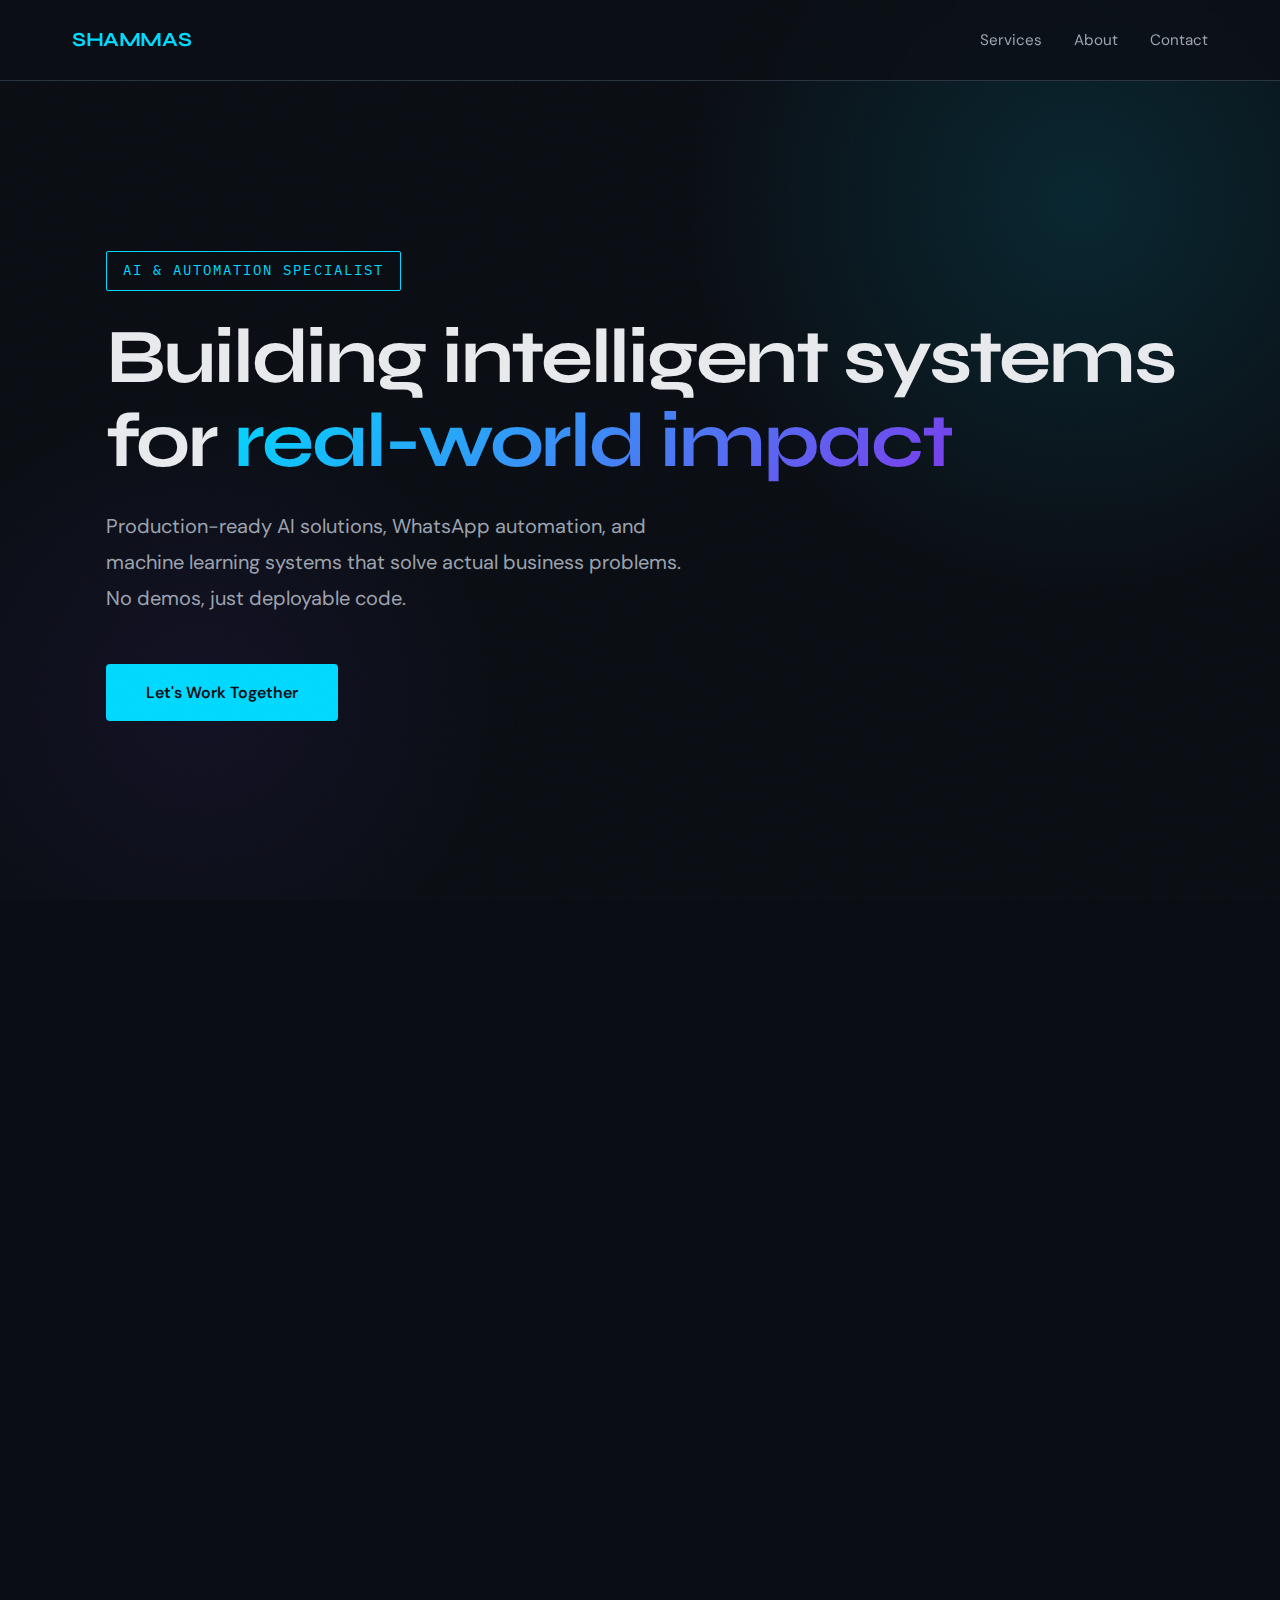
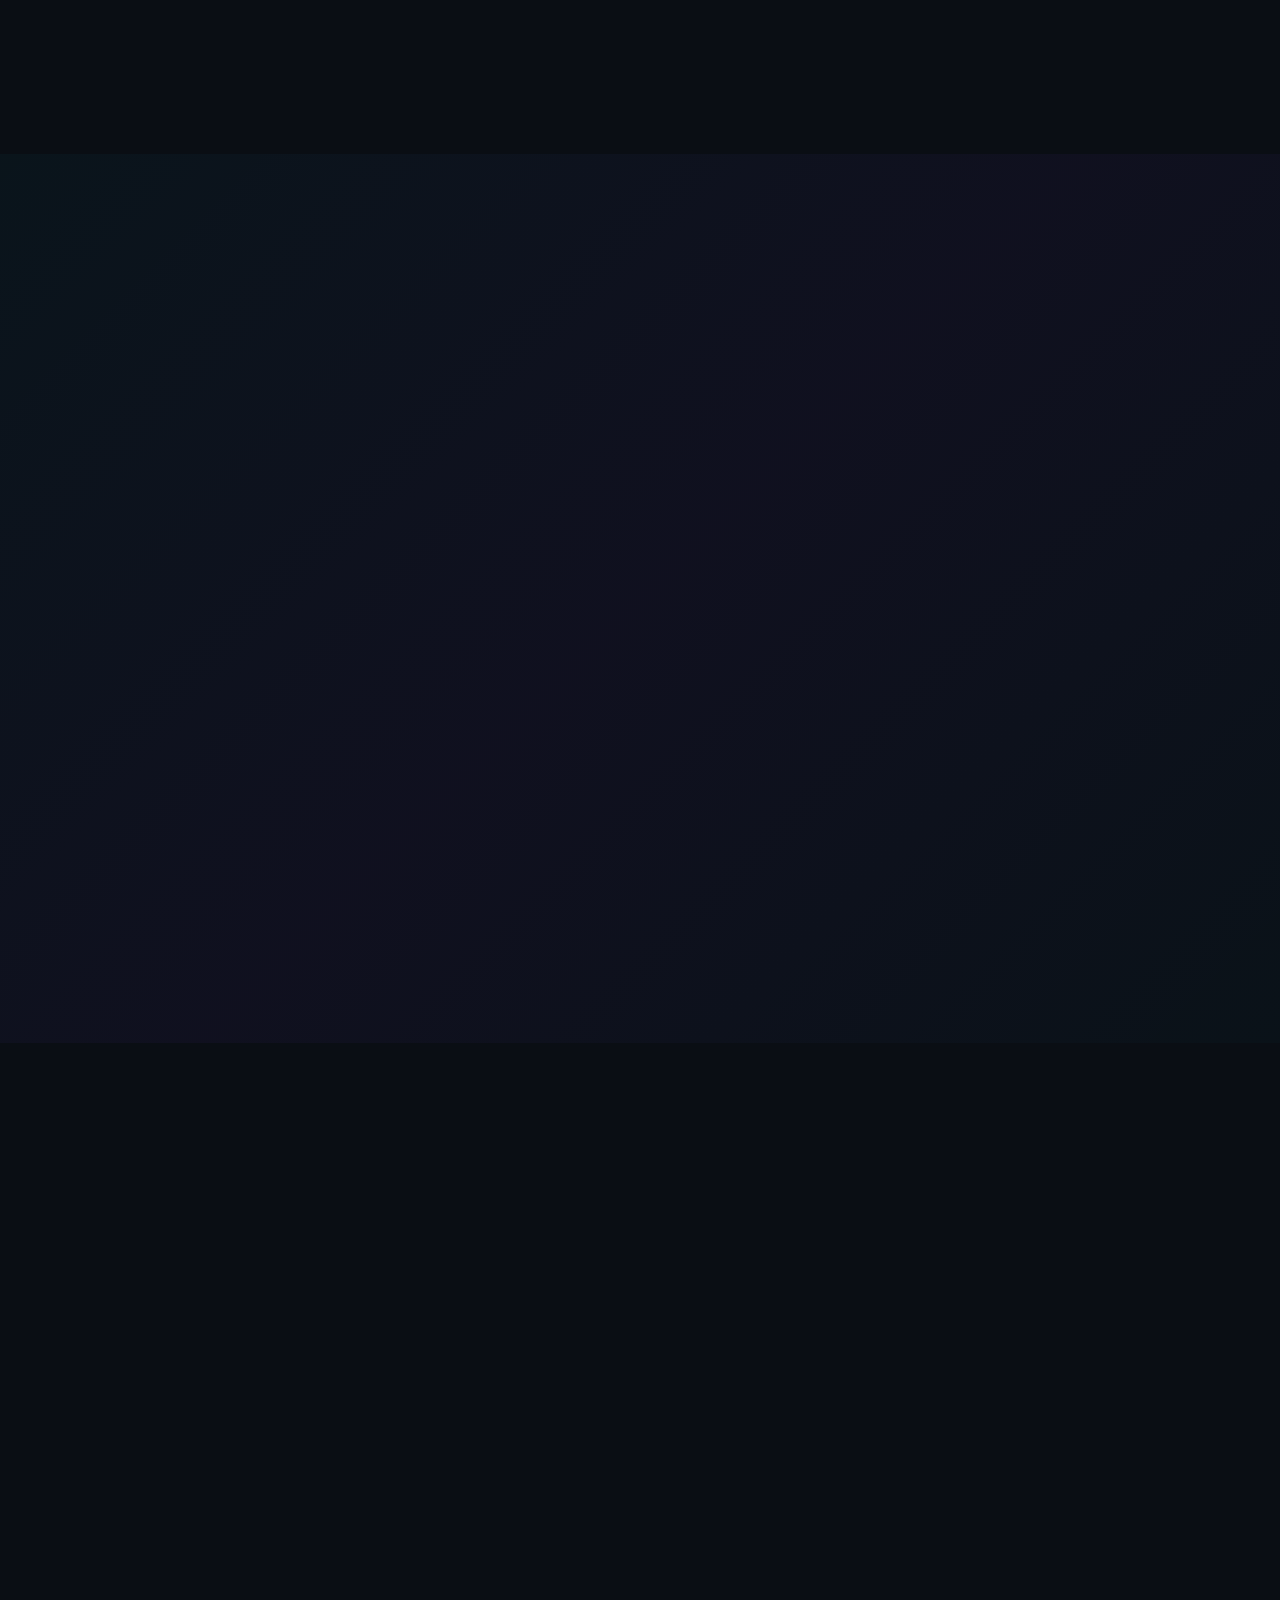
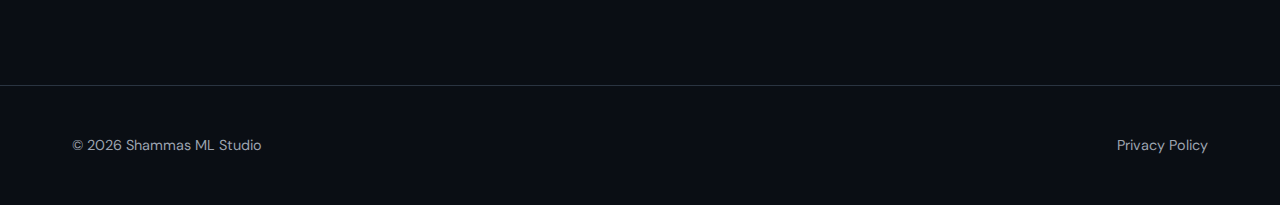
<file: index.html>
<!DOCTYPE html>
<html lang="en">
<head>
    <meta charset="UTF-8">
    <meta name="viewport" content="width=device-width, initial-scale=1.0">
    <title>Mohammed Shammas P | AI & Automation Specialist</title>
    <link rel="preconnect" href="https://fonts.googleapis.com">
    <link rel="preconnect" href="https://fonts.gstatic.com" crossorigin>
    <link href="https://fonts.googleapis.com/css2?family=Syne:wght@400;600;700&family=IBM+Plex+Mono:wght@400;500&family=DM+Sans:wght@400;500&display=swap" rel="stylesheet">
    <style>
        :root {
            --color-bg: #0a0e14;
            --color-surface: #131920;
            --color-surface-light: #1a2029;
            --color-primary: #00d9ff;
            --color-primary-dim: #0099bb;
            --color-accent: #7c3aed;
            --color-text: #e8eaed;
            --color-text-dim: #9ca3af;
            --color-border: #2a3441;
            --gradient-mesh: linear-gradient(135deg, 
                rgba(0, 217, 255, 0.03) 0%, 
                rgba(124, 58, 237, 0.05) 50%, 
                rgba(0, 217, 255, 0.02) 100%);
        }

        * {
            margin: 0;
            padding: 0;
            box-sizing: border-box;
        }

        body {
            font-family: 'DM Sans', sans-serif;
            background: var(--color-bg);
            color: var(--color-text);
            line-height: 1.6;
            overflow-x: hidden;
        }

        .grain-overlay {
            position: fixed;
            top: 0;
            left: 0;
            width: 100%;
            height: 100%;
            background-image: url("data:image/svg+xml,%3Csvg viewBox='0 0 400 400' xmlns='http://www.w3.org/2000/svg'%3E%3Cfilter id='noiseFilter'%3E%3CfeTurbulence type='fractalNoise' baseFrequency='0.9' numOctaves='4' stitchTiles='stitch'/%3E%3C/filter%3E%3Crect width='100%25' height='100%25' filter='url(%23noiseFilter)' opacity='0.03'/%3E%3C/svg%3E");
            pointer-events: none;
            z-index: 100;
            opacity: 0.6;
        }

        .container {
            max-width: 1200px;
            margin: 0 auto;
            padding: 0 2rem;
        }

        /* Navigation */
        nav {
            position: fixed;
            top: 0;
            left: 0;
            right: 0;
            z-index: 50;
            background: rgba(10, 14, 20, 0.8);
            backdrop-filter: blur(12px);
            border-bottom: 1px solid var(--color-border);
            animation: slideDown 0.6s ease-out;
        }

        @keyframes slideDown {
            from {
                transform: translateY(-100%);
                opacity: 0;
            }
            to {
                transform: translateY(0);
                opacity: 1;
            }
        }

        .nav-content {
            max-width: 1200px;
            margin: 0 auto;
            padding: 1.5rem 2rem;
            display: flex;
            justify-content: space-between;
            align-items: center;
        }

        .logo {
            font-family: 'Syne', sans-serif;
            font-size: 1.25rem;
            font-weight: 700;
            color: var(--color-primary);
            text-decoration: none;
            letter-spacing: -0.02em;
        }

        .nav-links {
            display: flex;
            gap: 2rem;
            list-style: none;
        }

        .nav-links a {
            color: var(--color-text-dim);
            text-decoration: none;
            font-size: 0.95rem;
            transition: color 0.3s ease;
            position: relative;
        }

        .nav-links a::after {
            content: '';
            position: absolute;
            bottom: -4px;
            left: 0;
            width: 0;
            height: 2px;
            background: var(--color-primary);
            transition: width 0.3s ease;
        }

        .nav-links a:hover {
            color: var(--color-primary);
        }

        .nav-links a:hover::after {
            width: 100%;
        }

        /* Hero Section */
        .hero {
            min-height: 100vh;
            display: flex;
            align-items: center;
            position: relative;
            padding-top: 80px;
        }

        .hero-background {
            position: absolute;
            top: 0;
            left: 0;
            width: 100%;
            height: 100%;
            overflow: hidden;
            z-index: 0;
        }

        .hero-gradient {
            position: absolute;
            width: 800px;
            height: 800px;
            background: radial-gradient(circle, rgba(0, 217, 255, 0.12) 0%, transparent 70%);
            top: -200px;
            right: -200px;
            animation: float 20s ease-in-out infinite;
        }

        .hero-gradient-2 {
            position: absolute;
            width: 600px;
            height: 600px;
            background: radial-gradient(circle, rgba(124, 58, 237, 0.08) 0%, transparent 70%);
            bottom: -100px;
            left: -100px;
            animation: float 15s ease-in-out infinite reverse;
        }

        @keyframes float {
            0%, 100% {
                transform: translate(0, 0) rotate(0deg);
            }
            33% {
                transform: translate(30px, -30px) rotate(120deg);
            }
            66% {
                transform: translate(-20px, 20px) rotate(240deg);
            }
        }

        .hero-content {
            position: relative;
            z-index: 1;
            animation: fadeInUp 0.8s ease-out 0.3s both;
        }

        @keyframes fadeInUp {
            from {
                opacity: 0;
                transform: translateY(30px);
            }
            to {
                opacity: 1;
                transform: translateY(0);
            }
        }

        .hero-label {
            display: inline-block;
            font-family: 'IBM Plex Mono', monospace;
            font-size: 0.85rem;
            color: var(--color-primary);
            text-transform: uppercase;
            letter-spacing: 0.15em;
            margin-bottom: 1.5rem;
            padding: 0.5rem 1rem;
            border: 1px solid var(--color-primary);
            border-radius: 2px;
            animation: fadeInUp 0.8s ease-out 0.5s both;
        }

        h1 {
            font-family: 'Syne', sans-serif;
            font-size: clamp(2.5rem, 6vw, 5rem);
            font-weight: 700;
            line-height: 1.1;
            margin-bottom: 1.5rem;
            letter-spacing: -0.03em;
            animation: fadeInUp 0.8s ease-out 0.6s both;
        }

        .gradient-text {
            background: linear-gradient(135deg, var(--color-primary), var(--color-accent));
            -webkit-background-clip: text;
            -webkit-text-fill-color: transparent;
            background-clip: text;
        }

        .hero-description {
            font-size: 1.25rem;
            color: var(--color-text-dim);
            max-width: 600px;
            margin-bottom: 3rem;
            line-height: 1.8;
            animation: fadeInUp 0.8s ease-out 0.7s both;
        }

        .cta-button {
            display: inline-block;
            padding: 1rem 2.5rem;
            background: var(--color-primary);
            color: var(--color-bg);
            text-decoration: none;
            font-weight: 600;
            font-size: 1rem;
            border-radius: 4px;
            transition: all 0.3s ease;
            position: relative;
            overflow: hidden;
            animation: fadeInUp 0.8s ease-out 0.8s both;
        }

        .cta-button::before {
            content: '';
            position: absolute;
            top: 0;
            left: -100%;
            width: 100%;
            height: 100%;
            background: linear-gradient(90deg, transparent, rgba(255, 255, 255, 0.3), transparent);
            transition: left 0.5s ease;
        }

        .cta-button:hover::before {
            left: 100%;
        }

        .cta-button:hover {
            transform: translateY(-2px);
            box-shadow: 0 10px 30px rgba(0, 217, 255, 0.3);
        }

        /* Services Section */
        .services {
            padding: 8rem 0;
            position: relative;
        }

        .section-header {
            text-align: center;
            margin-bottom: 5rem;
        }

        .section-label {
            font-family: 'IBM Plex Mono', monospace;
            font-size: 0.85rem;
            color: var(--color-primary);
            text-transform: uppercase;
            letter-spacing: 0.15em;
            margin-bottom: 1rem;
        }

        .section-title {
            font-family: 'Syne', sans-serif;
            font-size: clamp(2rem, 4vw, 3.5rem);
            font-weight: 700;
            margin-bottom: 1rem;
            letter-spacing: -0.02em;
        }

        .services-grid {
            display: grid;
            grid-template-columns: repeat(auto-fit, minmax(320px, 1fr));
            gap: 2rem;
        }

        .service-card {
            background: var(--color-surface);
            border: 1px solid var(--color-border);
            border-radius: 8px;
            padding: 2.5rem;
            transition: all 0.4s ease;
            position: relative;
            overflow: hidden;
        }

        .service-card::before {
            content: '';
            position: absolute;
            top: 0;
            left: 0;
            width: 100%;
            height: 3px;
            background: linear-gradient(90deg, var(--color-primary), var(--color-accent));
            transform: scaleX(0);
            transform-origin: left;
            transition: transform 0.4s ease;
        }

        .service-card:hover::before {
            transform: scaleX(1);
        }

        .service-card:hover {
            transform: translateY(-8px);
            border-color: var(--color-primary-dim);
            background: var(--color-surface-light);
        }

        .service-icon {
            font-size: 2.5rem;
            margin-bottom: 1.5rem;
            display: block;
        }

        .service-title {
            font-family: 'Syne', sans-serif;
            font-size: 1.5rem;
            font-weight: 600;
            margin-bottom: 1rem;
            color: var(--color-text);
        }

        .service-description {
            color: var(--color-text-dim);
            line-height: 1.7;
        }

        /* About Section */
        .about {
            padding: 8rem 0;
            background: var(--gradient-mesh);
        }

        .about-content {
            max-width: 800px;
            margin: 0 auto;
            text-align: center;
        }

        .about-text {
            font-size: 1.25rem;
            line-height: 1.9;
            color: var(--color-text-dim);
            margin-bottom: 1.5rem;
        }

        .about-text strong {
            color: var(--color-text);
            font-weight: 600;
        }

        .highlight-box {
            background: var(--color-surface);
            border-left: 4px solid var(--color-primary);
            padding: 2rem;
            margin: 3rem 0;
            border-radius: 4px;
        }

        .highlight-box p {
            font-size: 1.15rem;
            color: var(--color-text);
            margin: 0;
        }

        /* Contact Section */
        .contact {
            padding: 8rem 0;
        }

        .contact-content {
            max-width: 600px;
            margin: 0 auto;
            text-align: center;
        }

        .contact-info {
            background: var(--color-surface);
            border: 1px solid var(--color-border);
            border-radius: 8px;
            padding: 3rem;
            margin-top: 3rem;
        }

        .email-link {
            font-family: 'IBM Plex Mono', monospace;
            font-size: 1.5rem;
            color: var(--color-primary);
            text-decoration: none;
            display: inline-block;
            margin-bottom: 1.5rem;
            transition: all 0.3s ease;
        }

        .email-link:hover {
            transform: scale(1.05);
            text-shadow: 0 0 20px rgba(0, 217, 255, 0.5);
        }

        .availability {
            color: var(--color-text-dim);
            font-size: 1rem;
        }

        .availability-dot {
            display: inline-block;
            width: 8px;
            height: 8px;
            background: #22c55e;
            border-radius: 50%;
            margin-right: 0.5rem;
            animation: pulse 2s ease-in-out infinite;
        }

        @keyframes pulse {
            0%, 100% {
                opacity: 1;
            }
            50% {
                opacity: 0.5;
            }
        }

        /* Footer */
        footer {
            border-top: 1px solid var(--color-border);
            padding: 3rem 0;
            text-align: center;
        }

        .footer-content {
            display: flex;
            justify-content: space-between;
            align-items: center;
            color: var(--color-text-dim);
            font-size: 0.9rem;
        }

        .footer-link {
            color: var(--color-text-dim);
            text-decoration: none;
            transition: color 0.3s ease;
        }

        .footer-link:hover {
            color: var(--color-primary);
        }

        /* Responsive */
        @media (max-width: 768px) {
            .nav-links {
                gap: 1rem;
            }

            .services-grid {
                grid-template-columns: 1fr;
            }

            .footer-content {
                flex-direction: column;
                gap: 1rem;
            }

            h1 {
                font-size: 2.5rem;
            }
        }

        /* Scroll animations */
        .fade-in {
            opacity: 0;
            transform: translateY(30px);
            transition: opacity 0.6s ease, transform 0.6s ease;
        }

        .fade-in.visible {
            opacity: 1;
            transform: translateY(0);
        }
    </style>
</head>
<body>
    <div class="grain-overlay"></div>

    <nav>
        <div class="nav-content">
            <a href="#" class="logo">SHAMMAS</a>
            <ul class="nav-links">
                <li><a href="#services">Services</a></li>
                <li><a href="#about">About</a></li>
                <li><a href="#contact">Contact</a></li>
            </ul>
        </div>
    </nav>

    <section class="hero">
        <div class="hero-background">
            <div class="hero-gradient"></div>
            <div class="hero-gradient-2"></div>
        </div>
        <div class="container">
            <div class="hero-content">
                <span class="hero-label">AI & Automation Specialist</span>
                <h1>
                    Building intelligent systems<br>
                    for <span class="gradient-text">real-world impact</span>
                </h1>
                <p class="hero-description">
                    Production-ready AI solutions, WhatsApp automation, and machine learning systems that solve actual business problems. No demos, just deployable code.
                </p>
                <a href="#contact" class="cta-button">Let's Work Together</a>
            </div>
        </div>
    </section>

    <section id="services" class="services">
        <div class="container">
            <div class="section-header fade-in">
                <div class="section-label">What I Do</div>
                <h2 class="section-title">Services</h2>
            </div>
            <div class="services-grid">
                <div class="service-card fade-in">
                    <span class="service-icon">🤖</span>
                    <h3 class="service-title">WhatsApp AI Chatbots</h3>
                    <p class="service-description">
                        End-to-end WhatsApp automation using Meta APIs for customer support, order processing, and engagement. Built for scale and reliability.
                    </p>
                </div>
                <div class="service-card fade-in">
                    <span class="service-icon">⚙️</span>
                    <h3 class="service-title">Business Automation</h3>
                    <p class="service-description">
                        Streamline operations with custom automation: order processing, CRM synchronization, database-driven workflows, and intelligent notifications.
                    </p>
                </div>
                <div class="service-card fade-in">
                    <span class="service-icon">🧠</span>
                    <h3 class="service-title">Machine Learning</h3>
                    <p class="service-description">
                        Custom ML models, predictive analytics, recommendation systems, and NLP solutions tailored to your specific business requirements.
                    </p>
                </div>
            </div>
        </div>
    </section>

    <section id="about" class="about">
        <div class="container">
            <div class="section-header fade-in">
                <div class="section-label">About</div>
                <h2 class="section-title">Who I Am</h2>
            </div>
            <div class="about-content fade-in">
                <p class="about-text">
                    I'm <strong>Mohammed Shammas P</strong>, an independent AI and automation specialist helping startups and businesses deploy intelligent systems that actually work in production.
                </p>
                <div class="highlight-box">
                    <p>
                        My focus is on building reliable, scalable solutions that solve real problems. I don't do prototypes or proof-of-concepts — I build systems ready for your customers.
                    </p>
                </div>
                <p class="about-text">
                    With expertise spanning WhatsApp automation, business process optimization, and custom machine learning implementations, I deliver solutions that integrate seamlessly into your existing infrastructure.
                </p>
            </div>
        </div>
    </section>

    <section id="contact" class="contact">
        <div class="container">
            <div class="contact-content">
                <div class="section-header fade-in">
                    <div class="section-label">Get In Touch</div>
                    <h2 class="section-title">Let's Build Something</h2>
                </div>
                <div class="contact-info fade-in">
                    <a href="mailto:mohdshammas1231@gmail.com" class="email-link">mohdshammas1231@gmail.com</a>
                    <p class="availability">
                        <span class="availability-dot"></span>
                        Available for freelance & contract work
                    </p>
                </div>
            </div>
        </div>
    </section>

    <footer>
        <div class="container">
            <div class="footer-content">
                <p>&copy; 2026 Shammas ML Studio</p>
                <a href="privacy.html" class="footer-link">Privacy Policy</a>
            </div>
        </div>
    </footer>

    <script>
        // Smooth scrolling for navigation links
        document.querySelectorAll('a[href^="#"]').forEach(anchor => {
            anchor.addEventListener('click', function (e) {
                e.preventDefault();
                const target = document.querySelector(this.getAttribute('href'));
                if (target) {
                    target.scrollIntoView({
                        behavior: 'smooth',
                        block: 'start'
                    });
                }
            });
        });

        // Intersection Observer for fade-in animations
        const observerOptions = {
            threshold: 0.1,
            rootMargin: '0px 0px -50px 0px'
        };

        const observer = new IntersectionObserver((entries) => {
            entries.forEach(entry => {
                if (entry.isIntersecting) {
                    entry.target.classList.add('visible');
                }
            });
        }, observerOptions);

        document.querySelectorAll('.fade-in').forEach(el => {
            observer.observe(el);
        });
    </script>
</body>
</html>
</file>
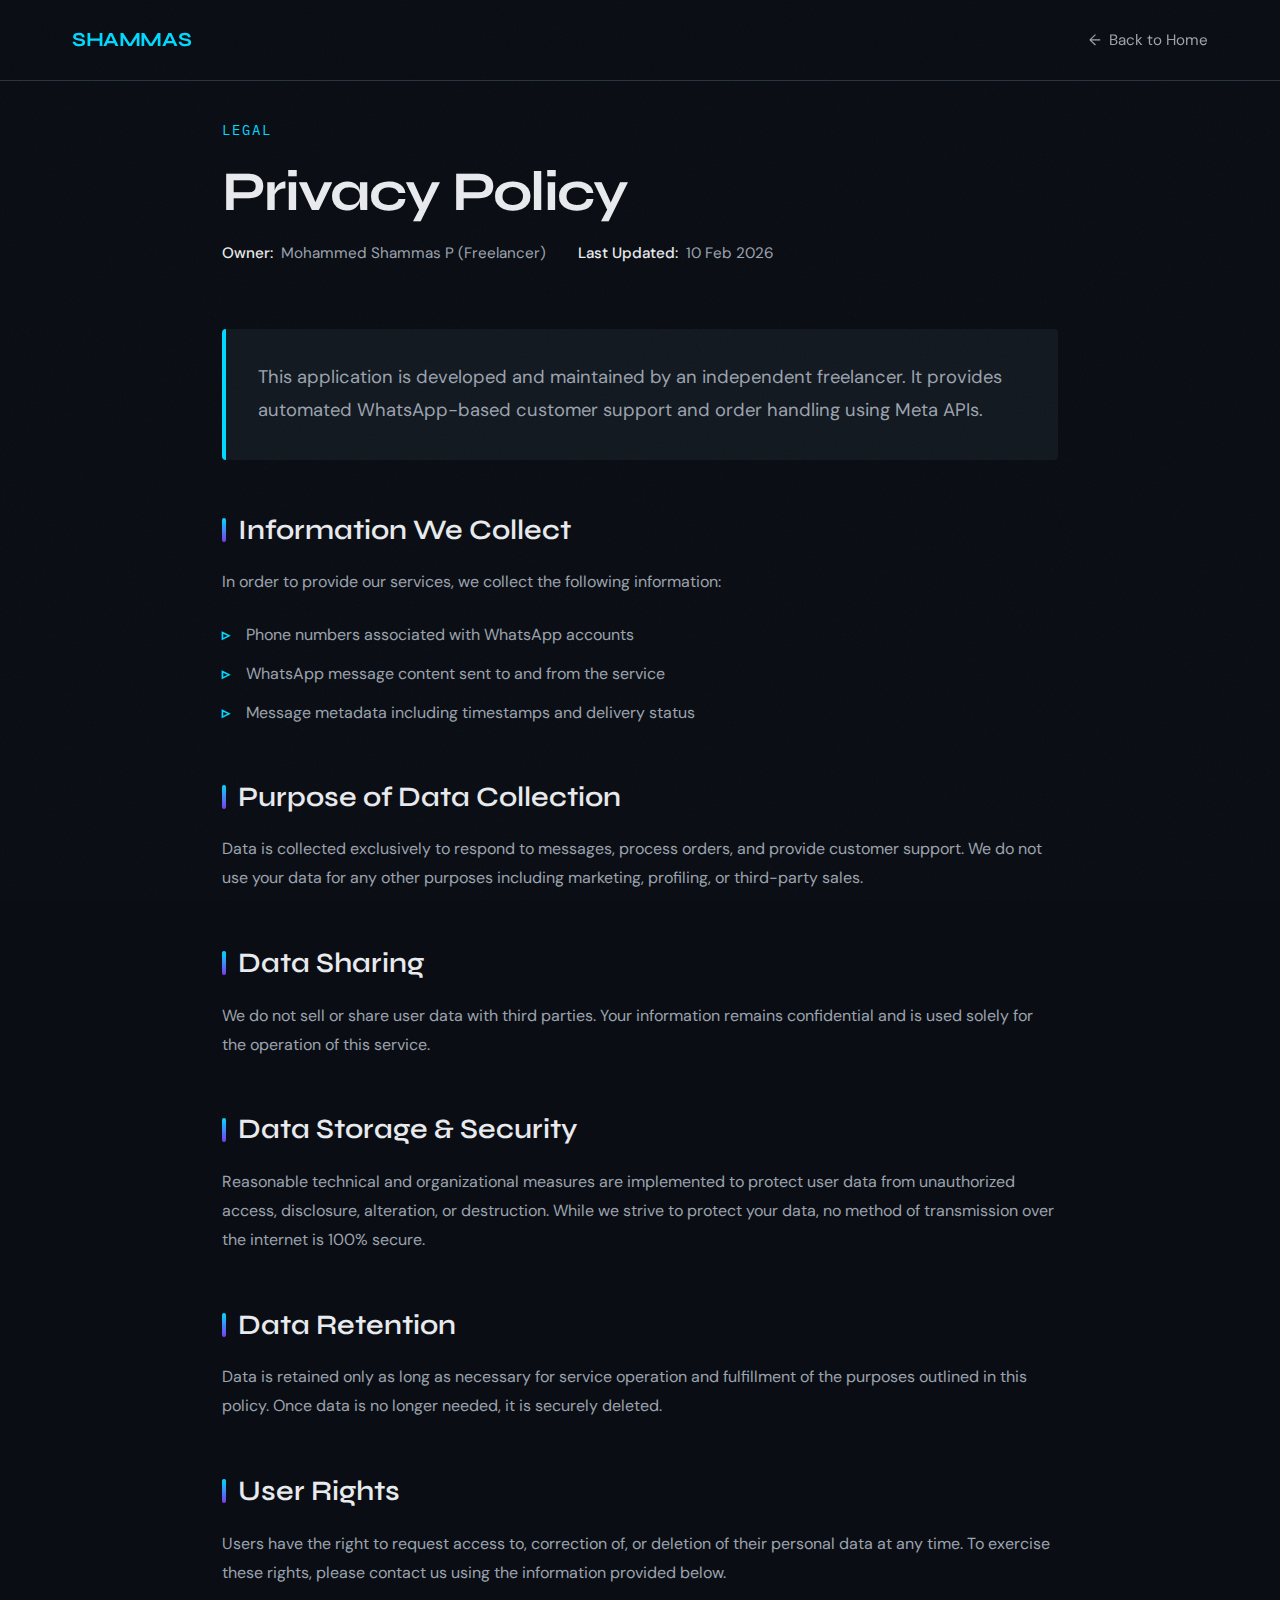
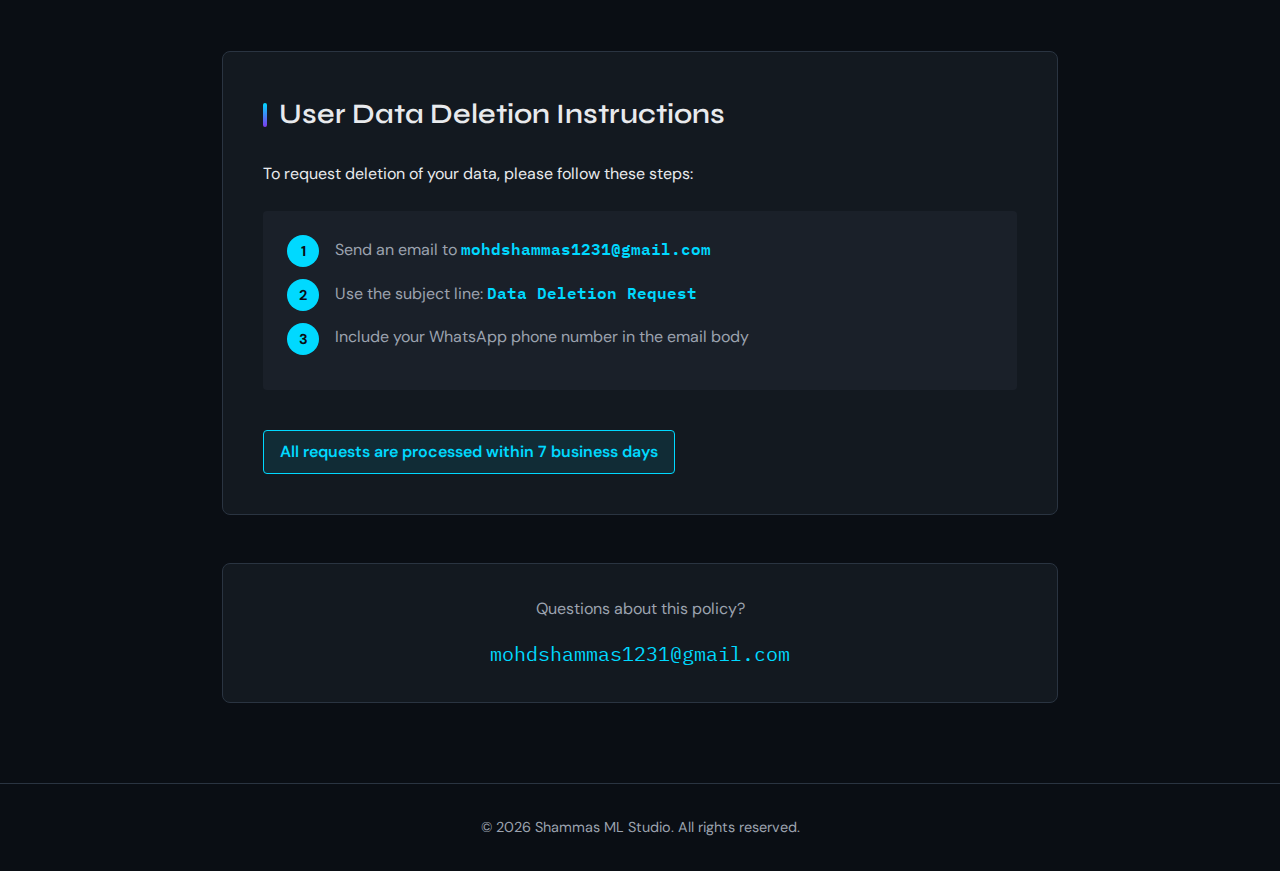
<file: privacy.html>
<!DOCTYPE html>
<html lang="en">
<head>
    <meta charset="UTF-8">
    <meta name="viewport" content="width=device-width, initial-scale=1.0">
    <title>Privacy Policy | Shammas ML Studio</title>
    <link rel="preconnect" href="https://fonts.googleapis.com">
    <link rel="preconnect" href="https://fonts.gstatic.com" crossorigin>
    <link href="https://fonts.googleapis.com/css2?family=Syne:wght@400;600;700&family=IBM+Plex+Mono:wght@400;500&family=DM+Sans:wght@400;500&display=swap" rel="stylesheet">
    <style>
        :root {
            --color-bg: #0a0e14;
            --color-surface: #131920;
            --color-surface-light: #1a2029;
            --color-primary: #00d9ff;
            --color-primary-dim: #0099bb;
            --color-accent: #7c3aed;
            --color-text: #e8eaed;
            --color-text-dim: #9ca3af;
            --color-border: #2a3441;
        }

        * {
            margin: 0;
            padding: 0;
            box-sizing: border-box;
        }

        body {
            font-family: 'DM Sans', sans-serif;
            background: var(--color-bg);
            color: var(--color-text);
            line-height: 1.6;
            overflow-x: hidden;
        }

        .grain-overlay {
            position: fixed;
            top: 0;
            left: 0;
            width: 100%;
            height: 100%;
            background-image: url("data:image/svg+xml,%3Csvg viewBox='0 0 400 400' xmlns='http://www.w3.org/2000/svg'%3E%3Cfilter id='noiseFilter'%3E%3CfeTurbulence type='fractalNoise' baseFrequency='0.9' numOctaves='4' stitchTiles='stitch'/%3E%3C/filter%3E%3Crect width='100%25' height='100%25' filter='url(%23noiseFilter)' opacity='0.03'/%3E%3C/svg%3E");
            pointer-events: none;
            z-index: 100;
            opacity: 0.6;
        }

        .container {
            max-width: 900px;
            margin: 0 auto;
            padding: 0 2rem;
        }

        /* Navigation */
        nav {
            position: fixed;
            top: 0;
            left: 0;
            right: 0;
            z-index: 50;
            background: rgba(10, 14, 20, 0.8);
            backdrop-filter: blur(12px);
            border-bottom: 1px solid var(--color-border);
            animation: slideDown 0.6s ease-out;
        }

        @keyframes slideDown {
            from {
                transform: translateY(-100%);
                opacity: 0;
            }
            to {
                transform: translateY(0);
                opacity: 1;
            }
        }

        .nav-content {
            max-width: 1200px;
            margin: 0 auto;
            padding: 1.5rem 2rem;
            display: flex;
            justify-content: space-between;
            align-items: center;
        }

        .logo {
            font-family: 'Syne', sans-serif;
            font-size: 1.25rem;
            font-weight: 700;
            color: var(--color-primary);
            text-decoration: none;
            letter-spacing: -0.02em;
        }

        .back-link {
            color: var(--color-text-dim);
            text-decoration: none;
            font-size: 0.95rem;
            transition: color 0.3s ease;
            position: relative;
        }

        .back-link::before {
            content: '← ';
            margin-right: 0.25rem;
        }

        .back-link:hover {
            color: var(--color-primary);
        }

        /* Main Content */
        main {
            padding-top: 120px;
            padding-bottom: 80px;
            min-height: 100vh;
        }

        .page-header {
            margin-bottom: 4rem;
            animation: fadeInUp 0.8s ease-out;
        }

        @keyframes fadeInUp {
            from {
                opacity: 0;
                transform: translateY(30px);
            }
            to {
                opacity: 1;
                transform: translateY(0);
            }
        }

        .page-label {
            font-family: 'IBM Plex Mono', monospace;
            font-size: 0.85rem;
            color: var(--color-primary);
            text-transform: uppercase;
            letter-spacing: 0.15em;
            margin-bottom: 1rem;
        }

        h1 {
            font-family: 'Syne', sans-serif;
            font-size: clamp(2rem, 5vw, 3.5rem);
            font-weight: 700;
            line-height: 1.2;
            margin-bottom: 1rem;
            letter-spacing: -0.03em;
        }

        .meta-info {
            display: flex;
            gap: 2rem;
            color: var(--color-text-dim);
            font-size: 0.95rem;
            margin-top: 1rem;
        }

        .meta-item {
            display: flex;
            align-items: center;
            gap: 0.5rem;
        }

        .meta-label {
            font-weight: 500;
            color: var(--color-text);
        }

        /* Content Sections */
        .content {
            animation: fadeInUp 0.8s ease-out 0.2s both;
        }

        .intro-box {
            background: var(--color-surface);
            border-left: 4px solid var(--color-primary);
            padding: 2rem;
            margin-bottom: 3rem;
            border-radius: 4px;
        }

        .intro-box p {
            font-size: 1.15rem;
            line-height: 1.8;
            color: var(--color-text-dim);
            margin: 0;
        }

        section {
            margin-bottom: 3rem;
        }

        h2 {
            font-family: 'Syne', sans-serif;
            font-size: 1.75rem;
            font-weight: 600;
            margin-bottom: 1rem;
            color: var(--color-text);
            display: flex;
            align-items: center;
            gap: 0.75rem;
        }

        h2::before {
            content: '';
            width: 4px;
            height: 24px;
            background: linear-gradient(180deg, var(--color-primary), var(--color-accent));
            border-radius: 2px;
        }

        section p {
            color: var(--color-text-dim);
            line-height: 1.8;
            margin-bottom: 1rem;
        }

        ul {
            list-style: none;
            padding-left: 0;
            margin: 1.5rem 0;
        }

        li {
            color: var(--color-text-dim);
            padding-left: 1.5rem;
            margin-bottom: 0.75rem;
            position: relative;
            line-height: 1.7;
        }

        li::before {
            content: '▹';
            position: absolute;
            left: 0;
            color: var(--color-primary);
            font-weight: bold;
        }

        /* Deletion Instructions */
        .deletion-section {
            background: var(--color-surface);
            border: 1px solid var(--color-border);
            border-radius: 8px;
            padding: 2.5rem;
            margin-top: 4rem;
        }

        .deletion-section h2 {
            margin-bottom: 1.5rem;
        }

        .deletion-steps {
            background: var(--color-surface-light);
            border-radius: 4px;
            padding: 1.5rem;
            margin: 1.5rem 0;
        }

        .deletion-steps ol {
            list-style: none;
            counter-reset: step-counter;
            padding: 0;
        }

        .deletion-steps li {
            counter-increment: step-counter;
            padding-left: 3rem;
            margin-bottom: 1rem;
            position: relative;
        }

        .deletion-steps li::before {
            content: counter(step-counter);
            position: absolute;
            left: 0;
            top: 0;
            width: 32px;
            height: 32px;
            background: var(--color-primary);
            color: var(--color-bg);
            border-radius: 50%;
            display: flex;
            align-items: center;
            justify-content: center;
            font-weight: 700;
            font-size: 0.9rem;
        }

        .highlight {
            color: var(--color-primary);
            font-weight: 600;
            font-family: 'IBM Plex Mono', monospace;
        }

        .response-time {
            display: inline-block;
            background: rgba(0, 217, 255, 0.1);
            border: 1px solid var(--color-primary);
            color: var(--color-primary);
            padding: 0.5rem 1rem;
            border-radius: 4px;
            font-weight: 600;
            margin-top: 1rem;
        }

        /* Contact Box */
        .contact-box {
            background: var(--color-surface);
            border: 1px solid var(--color-border);
            border-radius: 8px;
            padding: 2rem;
            text-align: center;
            margin-top: 3rem;
        }

        .email-link {
            font-family: 'IBM Plex Mono', monospace;
            font-size: 1.25rem;
            color: var(--color-primary);
            text-decoration: none;
            display: inline-block;
            transition: all 0.3s ease;
        }

        .email-link:hover {
            transform: scale(1.05);
            text-shadow: 0 0 20px rgba(0, 217, 255, 0.5);
        }

        /* Footer */
        footer {
            border-top: 1px solid var(--color-border);
            padding: 2rem 0;
            text-align: center;
        }

        .footer-content {
            color: var(--color-text-dim);
            font-size: 0.9rem;
        }

        /* Responsive */
        @media (max-width: 768px) {
            .meta-info {
                flex-direction: column;
                gap: 0.5rem;
            }

            h1 {
                font-size: 2rem;
            }

            h2 {
                font-size: 1.5rem;
            }

            .deletion-steps li {
                padding-left: 2.5rem;
            }

            .deletion-steps li::before {
                width: 28px;
                height: 28px;
                font-size: 0.85rem;
            }
        }
    </style>
</head>
<body>
    <div class="grain-overlay"></div>

    <nav>
        <div class="nav-content">
            <a href="index.html" class="logo">SHAMMAS</a>
            <a href="index.html" class="back-link">Back to Home</a>
        </div>
    </nav>

    <main>
        <div class="container">
            <div class="page-header">
                <div class="page-label">Legal</div>
                <h1>Privacy Policy</h1>
                <div class="meta-info">
                    <div class="meta-item">
                        <span class="meta-label">Owner:</span>
                        Mohammed Shammas P (Freelancer)
                    </div>
                    <div class="meta-item">
                        <span class="meta-label">Last Updated:</span>
                        10 Feb 2026
                    </div>
                </div>
            </div>

            <div class="content">
                <div class="intro-box">
                    <p>
                        This application is developed and maintained by an independent freelancer. It provides automated WhatsApp-based customer support and order handling using Meta APIs.
                    </p>
                </div>

                <section>
                    <h2>Information We Collect</h2>
                    <p>In order to provide our services, we collect the following information:</p>
                    <ul>
                        <li>Phone numbers associated with WhatsApp accounts</li>
                        <li>WhatsApp message content sent to and from the service</li>
                        <li>Message metadata including timestamps and delivery status</li>
                    </ul>
                </section>

                <section>
                    <h2>Purpose of Data Collection</h2>
                    <p>
                        Data is collected exclusively to respond to messages, process orders, and provide customer support. We do not use your data for any other purposes including marketing, profiling, or third-party sales.
                    </p>
                </section>

                <section>
                    <h2>Data Sharing</h2>
                    <p>
                        We do not sell or share user data with third parties. Your information remains confidential and is used solely for the operation of this service.
                    </p>
                </section>

                <section>
                    <h2>Data Storage & Security</h2>
                    <p>
                        Reasonable technical and organizational measures are implemented to protect user data from unauthorized access, disclosure, alteration, or destruction. While we strive to protect your data, no method of transmission over the internet is 100% secure.
                    </p>
                </section>

                <section>
                    <h2>Data Retention</h2>
                    <p>
                        Data is retained only as long as necessary for service operation and fulfillment of the purposes outlined in this policy. Once data is no longer needed, it is securely deleted.
                    </p>
                </section>

                <section>
                    <h2>User Rights</h2>
                    <p>
                        Users have the right to request access to, correction of, or deletion of their personal data at any time. To exercise these rights, please contact us using the information provided below.
                    </p>
                </section>

                <div class="deletion-section">
                    <h2>User Data Deletion Instructions</h2>
                    <p>To request deletion of your data, please follow these steps:</p>
                    
                    <div class="deletion-steps">
                        <ol>
                            <li>Send an email to <span class="highlight">mohdshammas1231@gmail.com</span></li>
                            <li>Use the subject line: <span class="highlight">Data Deletion Request</span></li>
                            <li>Include your WhatsApp phone number in the email body</li>
                        </ol>
                    </div>

                    <p>
                        <span class="response-time">All requests are processed within 7 business days</span>
                    </p>
                </div>

                <div class="contact-box">
                    <p style="margin-bottom: 1rem; color: var(--color-text-dim);">Questions about this policy?</p>
                    <a href="mailto:mohdshammas1231@gmail.com" class="email-link">mohdshammas1231@gmail.com</a>
                </div>
            </div>
        </div>
    </main>

    <footer>
        <div class="container">
            <div class="footer-content">
                <p>&copy; 2026 Shammas ML Studio. All rights reserved.</p>
            </div>
        </div>
    </footer>
</body>
</html>
</file>
